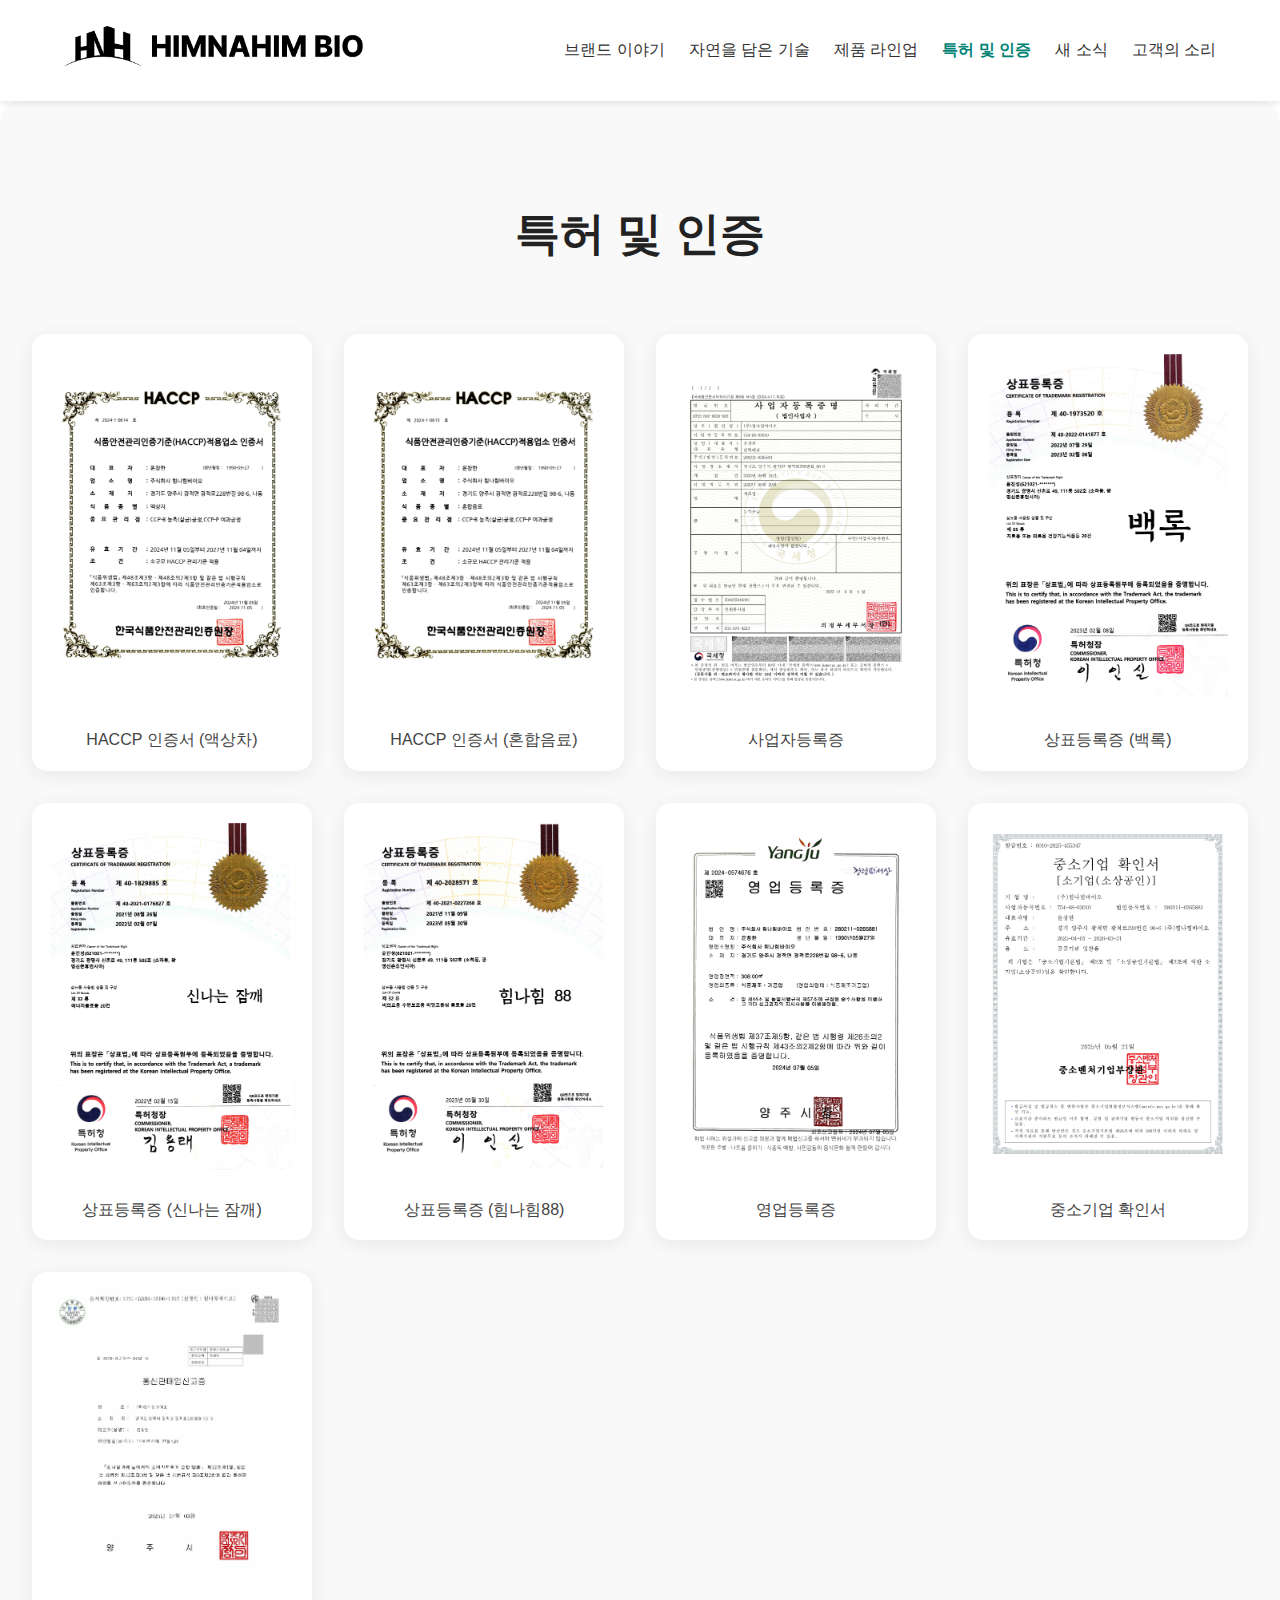
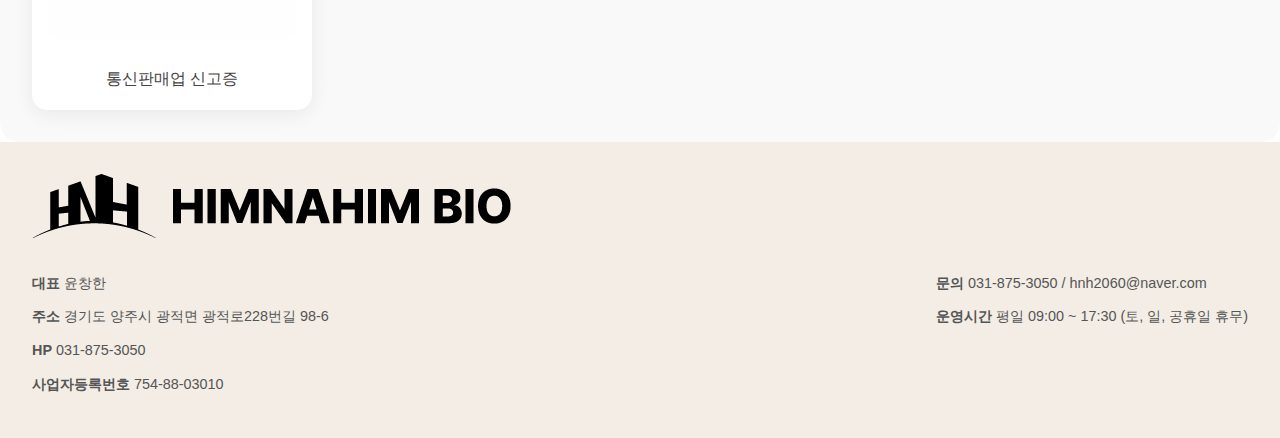
<file: cert.html>
<!DOCTYPE html>
<html lang="ko">
<head>
<!-- 필수 설정 -->
<meta charset="UTF-8">
<meta name="viewport" content="width=device-width, initial-scale=1.0">
<meta http-equiv="X-UA-Compatible" content="IE=edge">

<!-- SEO -->
  <title>특허 및 인증 | 힘나힘바이오</title>
  <meta name="description" content="힘나힘바이오는 HACCP 인증 등 다양한 특허 및 인증을 보유한 무카페인 음료 제조 기업입니다.">
<meta name="keywords" content="힘나힘바이오, HIMNAHIM BIO, 무카페인 음료, 자연 음료, 바이슬립, 신나는 잠깨, HACCP, 웰빙 음료">
<meta name="author" content="힘나힘바이오">
<meta name="robots" content="index, follow">
<meta name="theme-color" content="#008374">

<!-- Canonical -->
<link rel="canonical" href="https://www.himnahimbio.com/">

<!-- Open Graph -->
<meta property="og:title" content="힘나힘바이오 - 자연을 담은 무카페인 음료 전문 기업">
<meta property="og:description" content="힘나힘바이오는 자연 원료 기반의 무카페인 음료를 연구하고 제조하는 기업입니다.">
<meta property="og:image" content="https://www.himnahimbio.com/images/meta/og_image.jpg">
<meta property="og:url" content="https://www.himnahimbio.com/">
<meta property="og:type" content="website">

<!-- Twitter Card -->
<meta name="twitter:card" content="summary_large_image">
<meta name="twitter:title" content="힘나힘바이오 - 자연을 담은 무카페인 음료 전문 기업">
<meta name="twitter:description" content="힘나힘바이오는 자연 원료 기반의 무카페인 음료를 연구하고 제조하는 기업입니다.">
<meta name="twitter:image" content="https://www.himnahimbio.com/images/meta/og_image.jpg">

<!-- favicon -->
<link rel="shortcut icon" href="images/meta/favicon.ico" type="image/x-icon">
<link rel="icon" href="images/meta/favicon.ico" type="image/x-icon">

<!-- JSON-LD 스키마 -->
<script type="application/ld+json">
{
  "@context": "https://schema.org",
  "@type": "Organization",
  "name": "힘나힘바이오 (HIMNAHIM BIO)",
  "alternateName": "HIMNAHIM BIO",
  "url": "https://www.himnahimbio.com/",
  "logo": "https://www.himnahimbio.com/images/logo/logo_black.png",
  "contactPoint": {
    "@type": "ContactPoint",
    "telephone": "+82-31-875-3050",
    "contactType": "Customer Service",
    "areaServed": "KR",
    "availableLanguage": ["Korean"]
  }
}
</script>

  <link rel="stylesheet" href="css/cert.css">
  <script src="js/cert.js" defer></script>
</head>
<body>

<!-- 헤더 -->
<header class="header">
  <div class="container">
    <a href="index.html">
      <img src="images/logo/logo_black.png" alt="힘나힘바이오 로고" class="logo">
    </a>
    <nav>
      <ul class="nav-menu">
        <li><a href="brand.html">브랜드 이야기</a></li>
        <li><a href="#">자연을 담은 기술</a></li>
        <li><a href="product.html">제품 라인업</a></li>
        <li><a href="cert.html" class="active">특허 및 인증</a></li>
        <li><a href="news.html">새 소식</a></li>
        <li><a href="contact.html">고객의 소리</a></li>
      </ul>
    </nav>
  </div>
</header>

<!-- 본문 -->
<section class="cert-section">
  <h1 class="page-title">특허 및 인증</h1>

  <div class="cert-list">
    <div class="cert-item">
      <img src="images/certificate/HACCP_액상차_250619.jpg" alt="HACCP 인증서 액상차">
      <p class="cert-name">HACCP 인증서 (액상차)</p>
    </div>
    <div class="cert-item">
      <img src="images/certificate/HACCP_혼합음료_250619.jpg" alt="HACCP 인증서 혼합음료">
      <p class="cert-name">HACCP 인증서 (혼합음료)</p>
    </div>
    <div class="cert-item">
      <img src="images/certificate/사업자등록증명_250619.jpg" alt="사업자등록증">
      <p class="cert-name">사업자등록증</p>
    </div>
    <div class="cert-item">
      <img src="images/certificate/상표등록증_백록_250619.jpg" alt="상표등록증 백록">
      <p class="cert-name">상표등록증 (백록)</p>
    </div>
    <div class="cert-item">
      <img src="images/certificate/상표등록증_신나는잠깨_250619.jpg" alt="상표등록증 신나는잠깨">
      <p class="cert-name">상표등록증 (신나는 잠깨)</p>
    </div>
    <div class="cert-item">
      <img src="images/certificate/상표등록증_힘나힘88_250619.jpg" alt="상표등록증 힘나힘88">
      <p class="cert-name">상표등록증 (힘나힘88)</p>
    </div>
    <div class="cert-item">
      <img src="images/certificate/영업등록증_250619.jpg" alt="영업등록증">
      <p class="cert-name">영업등록증</p>
    </div>
    <div class="cert-item">
      <img src="images/certificate/중소기업확인서_250619.jpg" alt="중소기업확인서">
      <p class="cert-name">중소기업 확인서</p>
    </div>
    <div class="cert-item">
      <img src="images/certificate/통신판매업신고증.jpg" alt="통신판매업신고증">
      <p class="cert-name">통신판매업 신고증</p>
    </div>
  </div>
</section>

<!-- 모달 구조 -->
<div id="imageModal" class="modal">
  <span class="close">&times;</span>
  <img class="modal-content" id="modalImage">
</div>

<!-- 푸터 -->
<footer class="footer">
  <div class="footer-inner">
    <div class="footer-logo">
      <img src="images/logo/logo_black.png" alt="힘나힘바이오 로고">
    </div>
    <div class="footer-info-wrap">
      <div class="footer-left">
        <ul>
          <li><p><strong>대표</strong> 윤창한</p></li>
          <li><p><strong>주소</strong> 경기도 양주시 광적면 광적로228번길 98-6</p></li>
          <li><p><strong>HP</strong> 031-875-3050</p></li>
          <li><p><strong>사업자등록번호</strong> 754-88-03010</p></li>
        </ul>
      </div>
      <div class="footer-right">
        <ul>
          <li><p><strong>문의</strong> 031-875-3050 / hnh2060@naver.com</p></li>
          <li><p><strong>운영시간</strong> 평일 09:00 ~ 17:30 (토, 일, 공휴일 휴무)</p></li>
        </ul>
      </div>
    </div>
  </div>
</footer>

<!-- 위로가기버튼 -->
<button id="scrollToTop" class="scroll-top">▲</button>

</body>
</html>
</file>
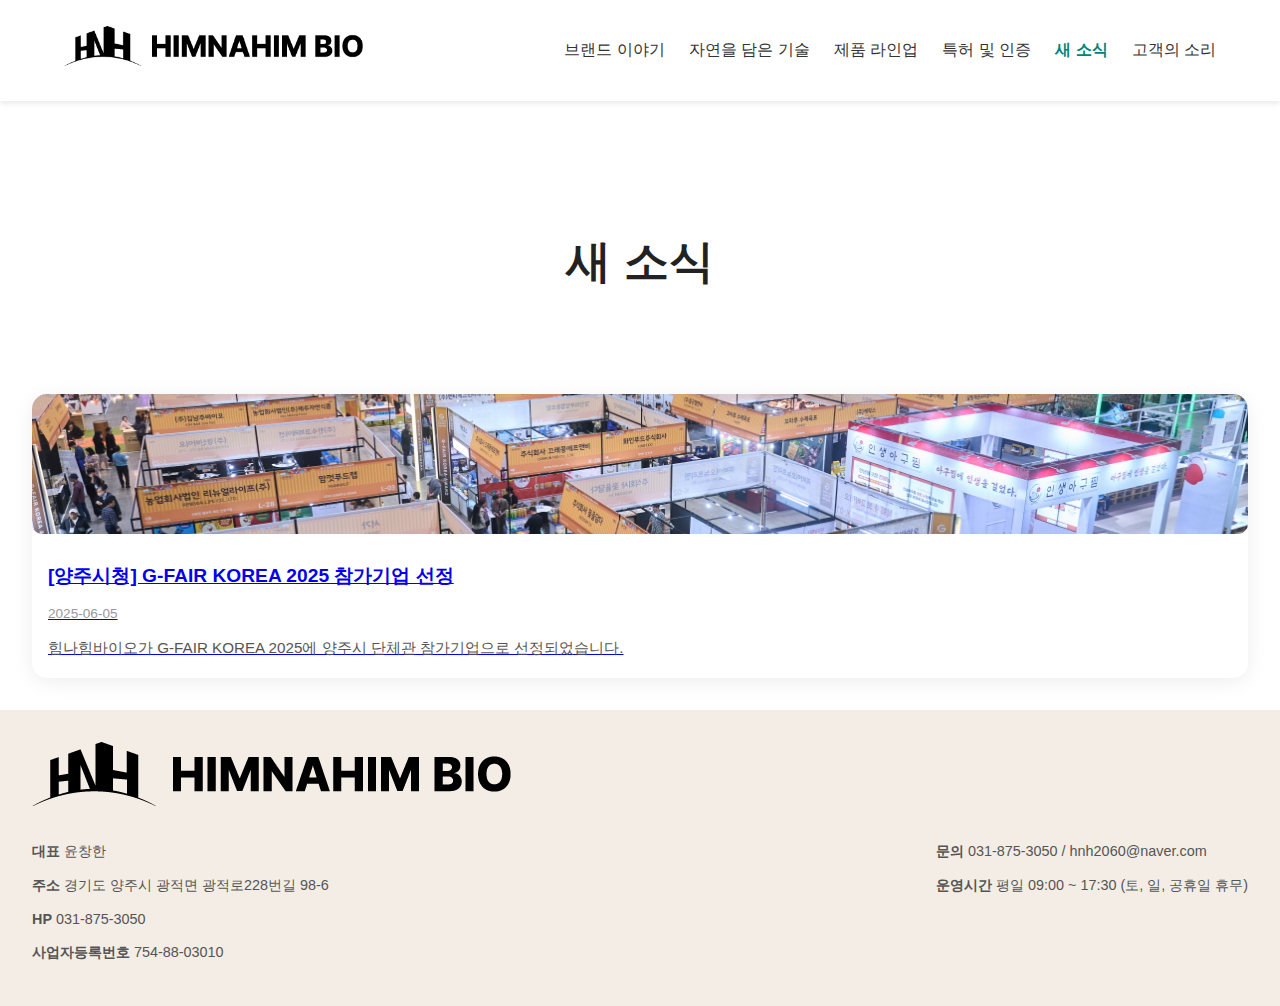
<file: news.html>
<!DOCTYPE html>
<html lang="ko">
<head>
<!-- 필수 설정 -->
<meta charset="UTF-8">
<meta name="viewport" content="width=device-width, initial-scale=1.0">
<meta http-equiv="X-UA-Compatible" content="IE=edge">

<!-- SEO -->
  <title>새 소식 | 힘나힘바이오</title>
  <meta name="description" content="힘나힘바이오의 최신 소식과 공지사항을 안내합니다.">
<meta name="keywords" content="힘나힘바이오, HIMNAHIM BIO, 무카페인 음료, 자연 음료, 바이슬립, 신나는 잠깨, HACCP, 웰빙 음료">
<meta name="author" content="힘나힘바이오">
<meta name="robots" content="index, follow">
<meta name="theme-color" content="#008374">

<!-- Canonical -->
<link rel="canonical" href="https://www.himnahimbio.com/">

<!-- Open Graph -->
<meta property="og:title" content="힘나힘바이오 - 자연을 담은 무카페인 음료 전문 기업">
<meta property="og:description" content="힘나힘바이오는 자연 원료 기반의 무카페인 음료를 연구하고 제조하는 기업입니다.">
<meta property="og:image" content="https://www.himnahimbio.com/images/meta/og_image.jpg">
<meta property="og:url" content="https://www.himnahimbio.com/">
<meta property="og:type" content="website">

<!-- Twitter Card -->
<meta name="twitter:card" content="summary_large_image">
<meta name="twitter:title" content="힘나힘바이오 - 자연을 담은 무카페인 음료 전문 기업">
<meta name="twitter:description" content="힘나힘바이오는 자연 원료 기반의 무카페인 음료를 연구하고 제조하는 기업입니다.">
<meta name="twitter:image" content="https://www.himnahimbio.com/images/meta/og_image.jpg">

<!-- favicon -->
<link rel="shortcut icon" href="images/meta/favicon.ico" type="image/x-icon">
<link rel="icon" href="images/meta/favicon.ico" type="image/x-icon">

<!-- JSON-LD 스키마 -->
<script type="application/ld+json">
{
  "@context": "https://schema.org",
  "@type": "Organization",
  "name": "힘나힘바이오 (HIMNAHIM BIO)",
  "alternateName": "HIMNAHIM BIO",
  "url": "https://www.himnahimbio.com/",
  "logo": "https://www.himnahimbio.com/images/logo/logo_black.png",
  "contactPoint": {
    "@type": "ContactPoint",
    "telephone": "+82-31-875-3050",
    "contactType": "Customer Service",
    "areaServed": "KR",
    "availableLanguage": ["Korean"]
  }
}
</script>

  <link rel="stylesheet" href="css/news.css">
  <script src="js/news.js" defer></script>
</head>
<body>

<!-- 헤더 -->
<header class="header">
  <div class="container">
    <a href="index.html"><img src="images/logo/logo_black.png" alt="힘나힘바이오 로고" class="logo"></a>
    <nav>
      <ul class="nav-menu">
        <li><a href="brand.html">브랜드 이야기</a></li>
        <li><a href="#">자연을 담은 기술</a></li>
        <li><a href="product.html">제품 라인업</a></li>
        <li><a href="cert.html">특허 및 인증</a></li>
        <li><a href="news.html" class="active">새 소식</a></li>
        <li><a href="contact.html">고객의 소리</a></li>
      </ul>
    </nav>
  </div>
</header>

<!-- 페이지 제목 -->
<h1 class="page-title">새 소식</h1>

<!-- 뉴스 목록 -->
<section class="news-list">
  <div class="news-card">
    <a href="news_detail.html">
      <div class="img-wrap">
        <img src="images/news/2024전시회현장.jpg" alt="G-FAIR KOREA">
      </div>
      <div class="news-content">
        <h3>[양주시청] G-FAIR KOREA 2025 참가기업 선정</h3>
        <p class="news-date">2025-06-05</p>
        <p class="news-summary">힘나힘바이오가 G-FAIR KOREA 2025에 양주시 단체관 참가기업으로 선정되었습니다.</p>
      </div>
    </a>
  </div>
</section>

<!-- 푸터 -->
<footer class="footer">
  <div class="footer-inner">
    <div class="footer-logo">
      <img src="images/logo/logo_black.png" alt="힘나힘바이오 로고">
    </div>
    <div class="footer-info-wrap">
      <div class="footer-left">
        <ul>
          <li><p><strong>대표</strong> 윤창한</p></li>
          <li><p><strong>주소</strong> 경기도 양주시 광적면 광적로228번길 98-6</p></li>
          <li><p><strong>HP</strong> 031-875-3050</p></li>
          <li><p><strong>사업자등록번호</strong> 754-88-03010</p></li>
        </ul>
      </div>
      <div class="footer-right">
        <ul>
          <li><p><strong>문의</strong> 031-875-3050 / hnh2060@naver.com</p></li>
          <li><p><strong>운영시간</strong> 평일 09:00 ~ 17:30 (토, 일, 공휴일 휴무)</p></li>
        </ul>
      </div>
    </div>
  </div>
</footer>

<!-- 위로가기 버튼 -->
<button id="scrollToTop" class="scroll-top">▲</button>

</body>
</html>
</file>
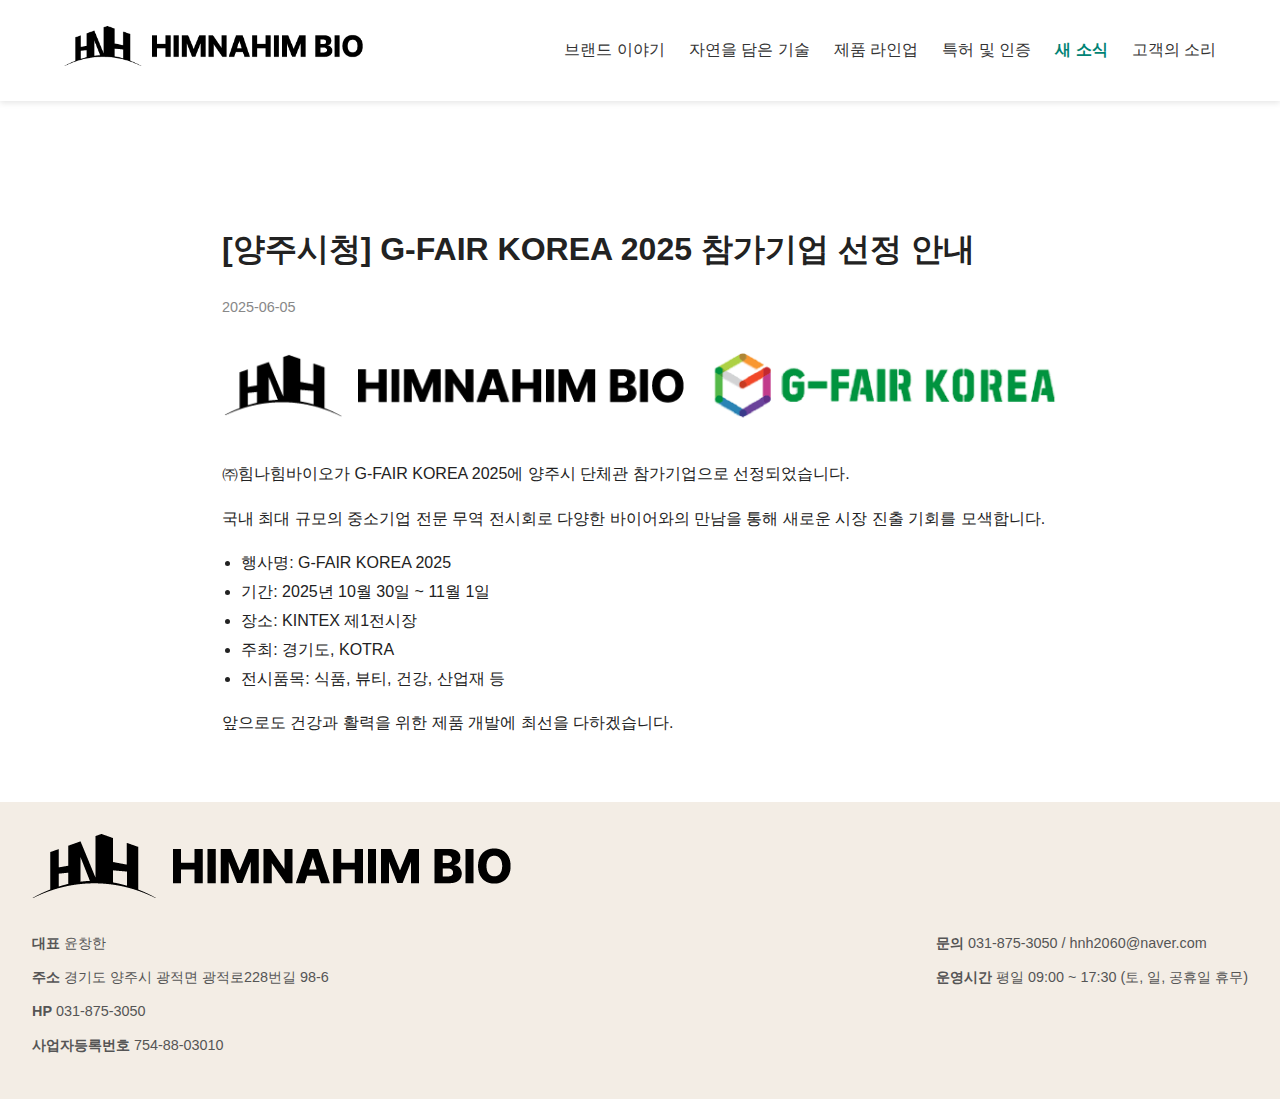
<file: news_detail.html>
<!DOCTYPE html>
<html lang="ko">
<head>
<!-- 필수 설정 -->
<meta charset="UTF-8">
<meta name="viewport" content="width=device-width, initial-scale=1.0">
<meta http-equiv="X-UA-Compatible" content="IE=edge">

<!-- SEO -->
  <title>힘나힘바이오 새 소식 상세</title>
  <meta name="description" content="힘나힘바이오의 전시회 참가 및 기업 활동 소식을 상세히 전합니다.">
<meta name="keywords" content="힘나힘바이오, HIMNAHIM BIO, 무카페인 음료, 자연 음료, 바이슬립, 신나는 잠깨, HACCP, 웰빙 음료">
<meta name="author" content="힘나힘바이오">
<meta name="robots" content="index, follow">
<meta name="theme-color" content="#008374">

<!-- Canonical -->
<link rel="canonical" href="https://www.himnahimbio.com/">

<!-- Open Graph -->
<meta property="og:title" content="힘나힘바이오 - 자연을 담은 무카페인 음료 전문 기업">
<meta property="og:description" content="힘나힘바이오는 자연 원료 기반의 무카페인 음료를 연구하고 제조하는 기업입니다.">
<meta property="og:image" content="https://www.himnahimbio.com/images/meta/og_image.jpg">
<meta property="og:url" content="https://www.himnahimbio.com/">
<meta property="og:type" content="website">

<!-- Twitter Card -->
<meta name="twitter:card" content="summary_large_image">
<meta name="twitter:title" content="힘나힘바이오 - 자연을 담은 무카페인 음료 전문 기업">
<meta name="twitter:description" content="힘나힘바이오는 자연 원료 기반의 무카페인 음료를 연구하고 제조하는 기업입니다.">
<meta name="twitter:image" content="https://www.himnahimbio.com/images/meta/og_image.jpg">

<!-- favicon -->
<link rel="shortcut icon" href="images/meta/favicon.ico" type="image/x-icon">
<link rel="icon" href="images/meta/favicon.ico" type="image/x-icon">

<!-- JSON-LD 스키마 -->
<script type="application/ld+json">
{
  "@context": "https://schema.org",
  "@type": "Organization",
  "name": "힘나힘바이오 (HIMNAHIM BIO)",
  "alternateName": "HIMNAHIM BIO",
  "url": "https://www.himnahimbio.com/",
  "logo": "https://www.himnahimbio.com/images/logo/logo_black.png",
  "contactPoint": {
    "@type": "ContactPoint",
    "telephone": "+82-31-875-3050",
    "contactType": "Customer Service",
    "areaServed": "KR",
    "availableLanguage": ["Korean"]
  }
}
</script>

  <link rel="stylesheet" href="css/news.css">
  <script src="js/news.js" defer></script>
</head>
<body>

<!-- 헤더 -->
<header class="header">
  <div class="container">
    <a href="index.html"><img src="images/logo/logo_black.png" alt="힘나힘바이오 로고" class="logo"></a>
    <nav>
      <ul class="nav-menu">
        <li><a href="brand.html">브랜드 이야기</a></li>
        <li><a href="#">자연을 담은 기술</a></li>
        <li><a href="product.html">제품 라인업</a></li>
        <li><a href="cert.html">특허 및 인증</a></li>
        <li><a href="news.html" class="active">새 소식</a></li>
        <li><a href="contact.html">고객의 소리</a></li>
      </ul>
    </nav>
  </div>
</header>

<!-- 상세 내용 -->
<main class="news-detail">
  <h1>[양주시청] G-FAIR KOREA 2025 참가기업 선정 안내</h1>
  <p class="news-date">2025-06-05</p>
  <img src="images/logo/HNH_G_FAIR_LOGO-8.png" alt="G-FAIR KOREA_HIMNAHIM BIO_logo" class="news-image">
  <div class="news-body">
    <p>㈜힘나힘바이오가 G-FAIR KOREA 2025에 양주시 단체관 참가기업으로 선정되었습니다.</p>
    <p>국내 최대 규모의 중소기업 전문 무역 전시회로 다양한 바이어와의 만남을 통해 새로운 시장 진출 기회를 모색합니다.</p>
    <ul>
      <li>행사명: G-FAIR KOREA 2025</li>
      <li>기간: 2025년 10월 30일 ~ 11월 1일</li>
      <li>장소: KINTEX 제1전시장</li>
      <li>주최: 경기도, KOTRA</li>
      <li>전시품목: 식품, 뷰티, 건강, 산업재 등</li>
    </ul>
    <p>앞으로도 건강과 활력을 위한 제품 개발에 최선을 다하겠습니다.</p>
  </div>
</main>

<!-- 푸터 -->
<footer class="footer">
  <div class="footer-inner">
    <div class="footer-logo">
      <img src="images/logo/logo_black.png" alt="힘나힘바이오 로고">
    </div>
    <div class="footer-info-wrap">
      <div class="footer-left">
        <ul>
          <li><p><strong>대표</strong> 윤창한</p></li>
          <li><p><strong>주소</strong> 경기도 양주시 광적면 광적로228번길 98-6</p></li>
          <li><p><strong>HP</strong> 031-875-3050</p></li>
          <li><p><strong>사업자등록번호</strong> 754-88-03010</p></li>
        </ul>
      </div>
      <div class="footer-right">
        <ul>
          <li><p><strong>문의</strong> 031-875-3050 / hnh2060@naver.com</p></li>
          <li><p><strong>운영시간</strong> 평일 09:00 ~ 17:30 (토, 일, 공휴일 휴무)</p></li>
        </ul>
      </div>
    </div>
  </div>
</footer>

<!-- 위로가기 버튼 -->
<button id="scrollToTop" class="scroll-top">▲</button>

</body>
</html>
</file>
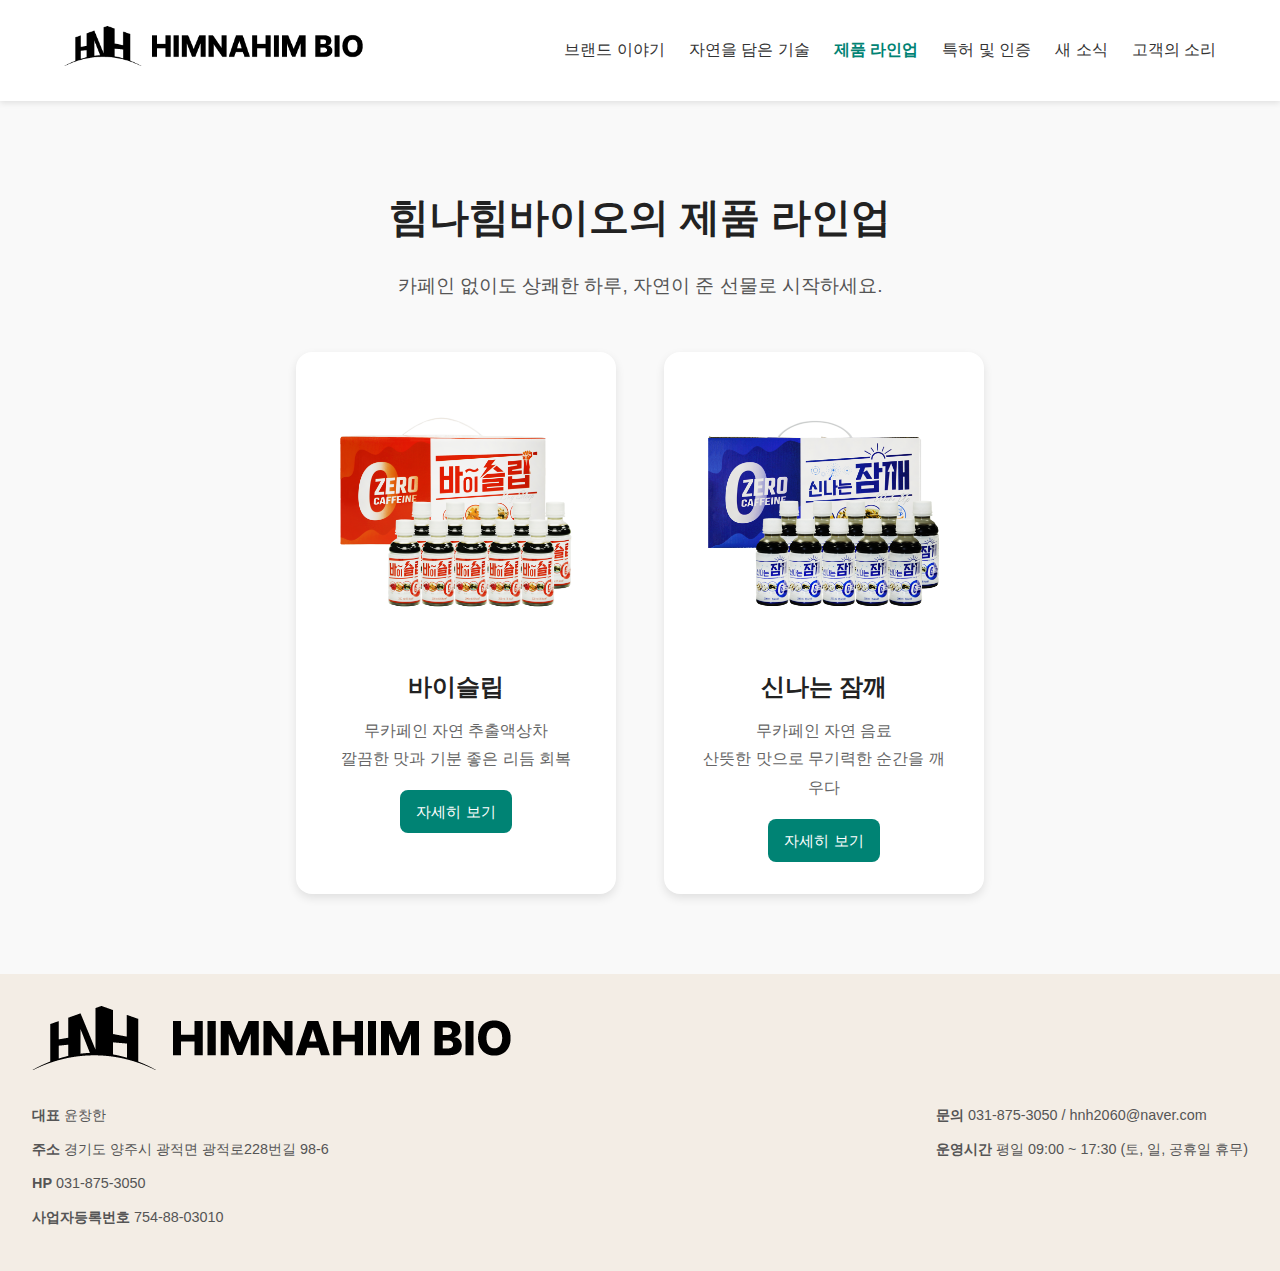
<file: product.html>
<!DOCTYPE html>
<html lang="ko">
<head>
<!-- 필수 설정 -->
<meta charset="UTF-8">
<meta name="viewport" content="width=device-width, initial-scale=1.0">
<meta http-equiv="X-UA-Compatible" content="IE=edge">

<!-- SEO -->
  <title>제품 라인업 | 힘나힘바이오</title>
  <meta name="description" content="무카페인 자연 원료 기반 음료인 바이슬립, 신나는잠깨 등 힘나힘바이오의 주요 제품 라인업을 소개합니다.">
<meta name="keywords" content="힘나힘바이오, HIMNAHIM BIO, 무카페인 음료, 자연 음료, 바이슬립, 신나는 잠깨, HACCP, 웰빙 음료">
<meta name="author" content="힘나힘바이오">
<meta name="robots" content="index, follow">
<meta name="theme-color" content="#008374">

<!-- Canonical -->
<link rel="canonical" href="https://www.himnahimbio.com/">

<!-- Open Graph -->
<meta property="og:title" content="힘나힘바이오 - 자연을 담은 무카페인 음료 전문 기업">
<meta property="og:description" content="힘나힘바이오는 자연 원료 기반의 무카페인 음료를 연구하고 제조하는 기업입니다.">
<meta property="og:image" content="https://www.himnahimbio.com/images/meta/og_image.jpg">
<meta property="og:url" content="https://www.himnahimbio.com/">
<meta property="og:type" content="website">

<!-- Twitter Card -->
<meta name="twitter:card" content="summary_large_image">
<meta name="twitter:title" content="힘나힘바이오 - 자연을 담은 무카페인 음료 전문 기업">
<meta name="twitter:description" content="힘나힘바이오는 자연 원료 기반의 무카페인 음료를 연구하고 제조하는 기업입니다.">
<meta name="twitter:image" content="https://www.himnahimbio.com/images/meta/og_image.jpg">

<!-- favicon -->
<link rel="shortcut icon" href="images/meta/favicon.ico" type="image/x-icon">
<link rel="icon" href="images/meta/favicon.ico" type="image/x-icon">

<!-- JSON-LD 스키마 -->
<script type="application/ld+json">
{
  "@context": "https://schema.org",
  "@type": "Organization",
  "name": "힘나힘바이오 (HIMNAHIM BIO)",
  "alternateName": "HIMNAHIM BIO",
  "url": "https://www.himnahimbio.com/",
  "logo": "https://www.himnahimbio.com/images/logo/logo_black.png",
  "contactPoint": {
    "@type": "ContactPoint",
    "telephone": "+82-31-875-3050",
    "contactType": "Customer Service",
    "areaServed": "KR",
    "availableLanguage": ["Korean"]
  }
}
</script>

  <link rel="stylesheet" href="css/product.css">
  <script src="js/product.js" defer></script>

</head>
<body>

<!-- 헤더 -->
<header class="header">
  <div class="container">
    <a href="index.html">
      <img src="images/logo/logo_black.png" alt="힘나힘바이오 로고" class="logo">
    </a>
    <nav>
      <ul class="nav-menu">
        <li><a href="brand.html">브랜드 이야기</a></li>
        <li><a href="#">자연을 담은 기술</a></li>
        <li><a href="product.html" class="active">제품 라인업</a></li>
        <li><a href="cert.html">특허 및 인증</a></li>
        <li><a href="news.html">새 소식</a></li>
        <li><a href="contact.html">고객의 소리</a></li>
      </ul>
    </nav>
  </div>
</header>

<!-- 제품 인트로 -->
<section class="product-lineup-wrapper">
  <div class="product-intro">
    <h2>힘나힘바이오의 제품 라인업</h2>
    <p>카페인 없이도 상쾌한 하루, 자연이 준 선물로 시작하세요.</p>
  </div>

  <div class="product-cards">
    <div class="product-card">
      <img src="images/products/바이슬립200_박스1_병10개_01.png" alt="바이슬립">
      <h3>바이슬립</h3>
      <p>무카페인 자연 추출액상차<br>깔끔한 맛과 기분 좋은 리듬 회복</p>
      <a href="buysleep.html" class="product-link">자세히 보기</a>
    </div>

    <div class="product-card">
      <img src="images/products/신나는잠깨200_박스_병10개_01.png" alt="신나는 잠깨">
      <h3>신나는 잠깨</h3>
      <p>무카페인 자연 음료<br>산뜻한 맛으로 무기력한 순간을 깨우다</p>
      <a href="funwake.html" class="product-link">자세히 보기</a>
    </div>
  </div>
</section>

<!-- 푸터 -->
<footer class="footer">
  <div class="footer-inner">
    <div class="footer-logo">
      <img src="images/logo/logo_black.png" alt="힘나힘바이오 로고">
    </div>
    <div class="footer-info-wrap">
      <div class="footer-left">
        <ul>
          <li><p><strong>대표</strong> 윤창한</p></li>
          <li><p><strong>주소</strong> 경기도 양주시 광적면 광적로228번길 98-6</p></li>
          <li><p><strong>HP</strong> 031-875-3050</p></li>
          <li><p><strong>사업자등록번호</strong> 754-88-03010</p></li>
        </ul>
      </div>
      <div class="footer-right">
        <ul>
          <li><p><strong>문의</strong> 031-875-3050 / hnh2060@naver.com</p></li>
          <li><p><strong>운영시간</strong> 평일 09:00 ~ 17:30 (토, 일, 공휴일 휴무)</p></li>
        </ul>
      </div>
    </div>
  </div>
</footer>

<!-- 위로가기 버튼 -->
<button id="scrollToTop" class="scroll-top">▲</button>

</body>
</html>
</file>
<file: css/cert.css>
* {
  margin: 0;
  padding: 0;
  box-sizing: border-box;
}

body {
  font-family: 'Noto Sans KR', sans-serif;
  background-color: #fff;
  color: #222;
  line-height: 1.8;
  opacity: 0;
  transition: opacity 1s ease;
}

/* 헤더 */
.header {
  background-color: #fff;
  padding: 0.6rem 2rem;
  box-shadow: 0 2px 6px rgba(0,0,0,0.1);
  position: relative;
}

.container {
  padding: 1rem 2rem;
  display: flex;
  justify-content: space-between;
  align-items: center;
}

.logo {
  height: 40px;
}

.nav-menu {
  display: flex;
  list-style: none;
  gap: 1.5rem;
}

.nav-menu li a {
  text-decoration: none;
  color: #333;
  font-weight: 400;
  position: relative;
  transition: color 0.3s;
}

.nav-menu li a::after {
  content: "";
  position: absolute;
  bottom: -4px;
  left: 0;
  width: 0;
  height: 1.5px;
  background-color: #008374; /* 밑줄 색상 */
  transition: width 0.3s;
}

.nav-menu li a:hover::after {
  width: 100%;
}

.nav-menu li a:hover {
  color: #008374; /* hover 시 글자색 변경 */
}

.nav-menu li a.active {
  font-weight: 700;
  color: #008374;
}

/* 페이지 제목 */
.page-title {
  text-align: center;
  font-size: 2.8rem;
  margin: 60px 0 60px;
  font-weight: 700;
}

/* 인증서 목록 */
.cert-section {
  background-color: #f9f9f9;
  padding: 2rem 2rem;
  border-radius: 20px;
}

.cert-list {
  display: grid;
  grid-template-columns: repeat(auto-fit, minmax(260px, 1fr));
  gap: 2rem;
  justify-items: center;
}

.cert-item {
  background: #fff;
  border-radius: 15px;
  box-shadow: 0 4px 20px rgba(0,0,0,0.07);
  overflow: hidden;
  transition: transform 0.3s, box-shadow 0.3s;
  text-align: center;
  padding: 1rem;
}

.cert-item:hover {
  transform: translateY(-8px);
  box-shadow: 0 8px 30px rgba(0,0,0,0.12);
}

.cert-item img {
  width: 100%;
  border-radius: 10px;
}

.cert-name {
  margin-top: 1rem;
  font-size: 1rem;
  color: #444;
}

/* 모달 스타일 */
.modal {
  display: none;
  position: fixed;
  z-index: 999;
  padding-top: 5%;
  left: 0;
  top: 0;
  width: 100%;
  height: 100%;
  background-color: rgba(0, 0, 0, 0.8);
  transition: opacity 0.3s;
}

.modal-content {
  margin: auto;
  display: block;
  max-width: 90%;
  max-height: 80%;
  border-radius: 0.5rem;
}

.close {
  position: absolute;
  top: 20px;
  right: 40px;
  font-size: 40px;
  font-weight: bold;
  color: #fff;
  cursor: pointer;
}

/* 푸터 */
.footer {
  background-color: #f3ede5;
  padding: 2rem;
  font-size: 0.9rem;
  color: #555;
}

.footer-inner {
  display: flex;
  flex-direction: column;
  gap: 1.5rem;
}

.footer-info-wrap {
  display: flex;
  justify-content: space-between;
  flex-wrap: wrap;
}

.footer-left ul,
.footer-right ul {
  list-style: none;
}

.footer-left p,
.footer-right p {
  margin-bottom: 0.5rem;
}

/* 위로가기 버튼 */
.scroll-top {
  position: fixed;
  bottom: 30px;
  right: 30px;
  width: 40px;
  height: 40px;
  font-size: 20px;
  background-color: #008374;
  color: #fff;
  border: none;
  border-radius: 50%;
  cursor: pointer;
  box-shadow: 0 2px 6px rgba(0, 0, 0, 0.3);
  display: none;
  justify-content: center;
  align-items: center;
  z-index: 999;
}

.scroll-top:hover {
  background-color: #006e60;
}

/* 반응형 */
@media (max-width: 768px) {
  .cert-item {
    width: 90%;
  }

    .nav-menu {
    flex-direction: column;
    gap: 1rem;
    align-items: center;
  }

  .container {
    flex-direction: column;
    gap: 1rem;
  }

  .footer-info-wrap {
    flex-direction: column;
    gap: 2rem;
  }
}
</file>
<file: css/news.css>
* {
  margin: 0;
  padding: 0;
  box-sizing: border-box;
}

body {
  font-family: 'Noto Sans KR', sans-serif;
  background-color: #fff;
  color: #222;
  line-height: 1.8;
  opacity: 0;
  transition: opacity 1s ease;
}

/* 헤더 */
.header {
  background-color: #fff;
  padding: 0.6rem 2rem;
  box-shadow: 0 2px 6px rgba(0,0,0,0.1);
  position: relative;
}

.container {
  padding: 1rem 2rem;
  display: flex;
  justify-content: space-between;
  align-items: center;
}

.logo {
  height: 40px;
}

.nav-menu {
  display: flex;
  list-style: none;
  gap: 1.5rem;
}

.nav-menu li a {
  text-decoration: none;
  color: #333;
  font-weight: 400;
  position: relative;
  transition: color 0.3s;
}

.nav-menu li a::after {
  content: "";
  position: absolute;
  bottom: -4px;
  left: 0;
  width: 0;
  height: 1.5px;
  background-color: #008374; /* 밑줄 색상 */
  transition: width 0.3s;
}

.nav-menu li a:hover::after {
  width: 100%;
}

.nav-menu li a:hover {
  color: #008374; /* hover 시 글자색 변경 */
}

.nav-menu li a.active {
  font-weight: 700;
  color: #008374;
}

/* 페이지 제목 */
.page-title {
  text-align: center;
  font-size: 2.8rem;
  margin: 120px 0 60px;
  font-weight: 700;
}

/* 뉴스 카드 목록 */
.news-list {
  display: grid;
  grid-template-columns: repeat(auto-fit, minmax(280px, 1fr));
  gap: 2rem;
  padding: 2rem;
}

/* 카드 디자인 */
.news-card {
  background: #fff;
  border-radius: 15px;
  box-shadow: 0 4px 20px rgba(0,0,0,0.07);
  overflow: hidden;
  transition: transform 0.3s, box-shadow 0.3s;
}

.news-card:hover {
  transform: translateY(-8px);
  box-shadow: 0 8px 30px rgba(0,0,0,0.12);
}

/* 이미지 크기 축소 */
.news-card img {
  width: 100%;
  height: 140px;
  object-fit: cover;
  border-radius: 10px;
}

/* 카드 내용 */
.news-content {
  padding: 1rem;
}

.news-content h3 {
  font-size: 1.2rem;
  margin-bottom: 0.5rem;
}

.news-summary {
  font-size: 0.95rem;
  color: #555;
}

.news-date {
  font-size: 0.85rem;
  color: #999;
  margin-bottom: 0.5rem;
}


/* 상세페이지 본문 */
.news-detail {
  max-width: 900px;
  margin: 120px auto 4rem;
  padding: 0 2rem;
}

.news-detail h1 {
  font-size: 2rem;
  margin-bottom: 1rem;
}

.news-detail .news-date {
  color: #888;
  font-size: 0.9rem;
  margin-bottom: 2rem;
}

.news-detail .news-image {
  width: 100%;
  margin-bottom: 2rem;
  border-radius: 10px;
}

.news-detail .news-body p,
.news-detail .news-body ul {
  margin-bottom: 1rem;
}

.news-detail .news-body ul {
  padding-left: 1.2rem;
  list-style-type: disc;
}

/* 푸터 */
.footer {
  background-color: #f3ede5;
  padding: 2rem;
  font-size: 0.9rem;
  color: #555;
}

.footer-inner {
  display: flex;
  flex-direction: column;
  gap: 1.5rem;
}

.footer-info-wrap {
  display: flex;
  justify-content: space-between;
  flex-wrap: wrap;
}

.footer-left ul,
.footer-right ul {
  list-style: none;
}

.footer-left p,
.footer-right p {
  margin-bottom: 0.5rem;
}

/* 위로가기 버튼 */
.scroll-top {
  position: fixed;
  bottom: 30px;
  right: 30px;
  width: 40px;
  height: 40px;
  font-size: 20px;
  background-color: #008374;
  color: #fff;
  border: none;
  border-radius: 50%;
  cursor: pointer;
  box-shadow: 0 2px 6px rgba(0, 0, 0, 0.3);
  display: none;
  justify-content: center;
  align-items: center;
  z-index: 999;
}

.scroll-top:hover {
  background-color: #006e60;
}

/* 반응형 보완 */
@media (max-width: 768px) {
  .news-list {
    padding: 1rem;
  }

  .news-card img {
    height: 150px;
  }

  .page-title {
    font-size: 2rem;
    margin: 80px 0 40px;
  }

  .news-content h3 {
    font-size: 1rem;
  }

  .news-summary {
    font-size: 0.85rem;
  }

  .news-detail h1 {
    font-size: 1.5rem;
  }

  .nav-menu {
    flex-direction: column;
    gap: 1rem;
    align-items: center;
  }

  .container {
    flex-direction: column;
    gap: 1rem;
  }

  .footer-info-wrap {
    flex-direction: column;
    gap: 2rem;
  }
}
</file>
<file: css/product.css>
/* 기본 설정 */
* {
  margin: 0;
  padding: 0;
  box-sizing: border-box;
}

body {
  font-family: 'Noto Sans KR', sans-serif;
  background-color: #fff;
  color: #222;
  line-height: 1.8;
  opacity: 0;
  transition: opacity 1s ease;
}

/* 헤더 */
.header {
  background-color: #fff;
  padding: 0.6rem 2rem;
  box-shadow: 0 2px 6px rgba(0,0,0,0.1);
  position: relative;
}

.container {
  padding: 1rem 2rem;
  display: flex;
  justify-content: space-between;
  align-items: center;
}

.logo {
  height: 40px;
}

.nav-menu {
  display: flex;
  list-style: none;
  gap: 1.5rem;
}

.nav-menu li a {
  text-decoration: none;
  color: #333;
  font-weight: 400;
  position: relative;
  transition: color 0.3s;
}

.nav-menu li a::after {
  content: "";
  position: absolute;
  bottom: -4px;
  left: 0;
  width: 0;
  height: 1.5px;
  background-color: #008374; /* 밑줄 색상 */
  transition: width 0.3s;
}

.nav-menu li a:hover::after {
  width: 100%;
}

.nav-menu li a:hover {
  color: #008374; /* hover 시 글자색 변경 */
}

.nav-menu li a.active {
  font-weight: 700;
  color: #008374;
}

/* 제품 라인업 */
.product-lineup-wrapper {
  padding: 5rem 2rem;
  background-color: #f9f9f9;
  text-align: center;
}

.product-intro h2 {
  font-size: 2.5rem;
  margin-bottom: 1rem;
}

.product-intro p {
  font-size: 1.2rem;
  color: #555;
  margin-bottom: 3rem;
}

.product-cards {
  display: flex;
  justify-content: center;
  gap: 3rem;
  flex-wrap: wrap;
}

.product-card {
  max-width: 320px;
  background: #fff;
  border-radius: 1rem;
  padding: 2rem;
  box-shadow: 0 4px 10px rgba(0,0,0,0.1);
  transition: transform 0.3s ease;
  text-align: center;
}

.product-card:hover {
  transform: translateY(-10px);
}

.product-card img {
  width: 100%;
  border-radius: 0.5rem;
  margin-bottom: 1rem;
}

.product-card h3 {
  font-size: 1.5rem;
  margin-bottom: 0.5rem;
}

.product-card p {
  font-size: 1rem;
  color: #666;
}

/* 제품 상세 링크 */
.product-link {
  display: inline-block;
  margin-top: 1rem;
  padding: 0.5rem 1rem;
  background-color: #008374;
  color: #fff;
  border-radius: 0.5rem;
  text-decoration: none;
  font-size: 0.95rem;
  transition: background-color 0.3s;
}

.product-link:hover {
  background-color: #006e60;
}

/* 푸터 */
.footer {
  background-color: #f3ede5;
  padding: 2rem;
  font-size: 0.9rem;
  color: #555;
}

.footer-inner {
  display: flex;
  flex-direction: column;
  gap: 1.5rem;
}

.footer-info-wrap {
  display: flex;
  justify-content: space-between;
  flex-wrap: wrap;
}

.footer-left ul,
.footer-right ul {
  list-style: none;
}

.footer-left p,
.footer-right p {
  margin-bottom: 0.5rem;
}

/* 위로가기 버튼 */
.scroll-top {
  position: fixed;
  bottom: 30px;
  right: 30px;
  width: 40px;
  height: 40px;
  font-size: 20px;
  background-color: #008374;
  color: #fff;
  border: none;
  border-radius: 50%;
  cursor: pointer;
  box-shadow: 0 2px 6px rgba(0, 0, 0, 0.3);
  display: none;
  justify-content: center;
  align-items: center;
  z-index: 999;
}

.scroll-top:hover {
  background-color: #006e60;
}


/* 반응형 */
@media (max-width: 768px) {
  .product-cards {
    flex-direction: column;
    align-items: center;
  }

  .product-card {
    width: 90%;
  }

  .container {
    flex-direction: column;
    gap: 1rem;
  }

  .footer-info-wrap {
    flex-direction: column;
    gap: 2rem;
  }
    .nav-menu {
    flex-direction: column;
    gap: 1rem;
    align-items: center;
  }

  .container {
    flex-direction: column;
    gap: 1rem;
  }

}
</file>
